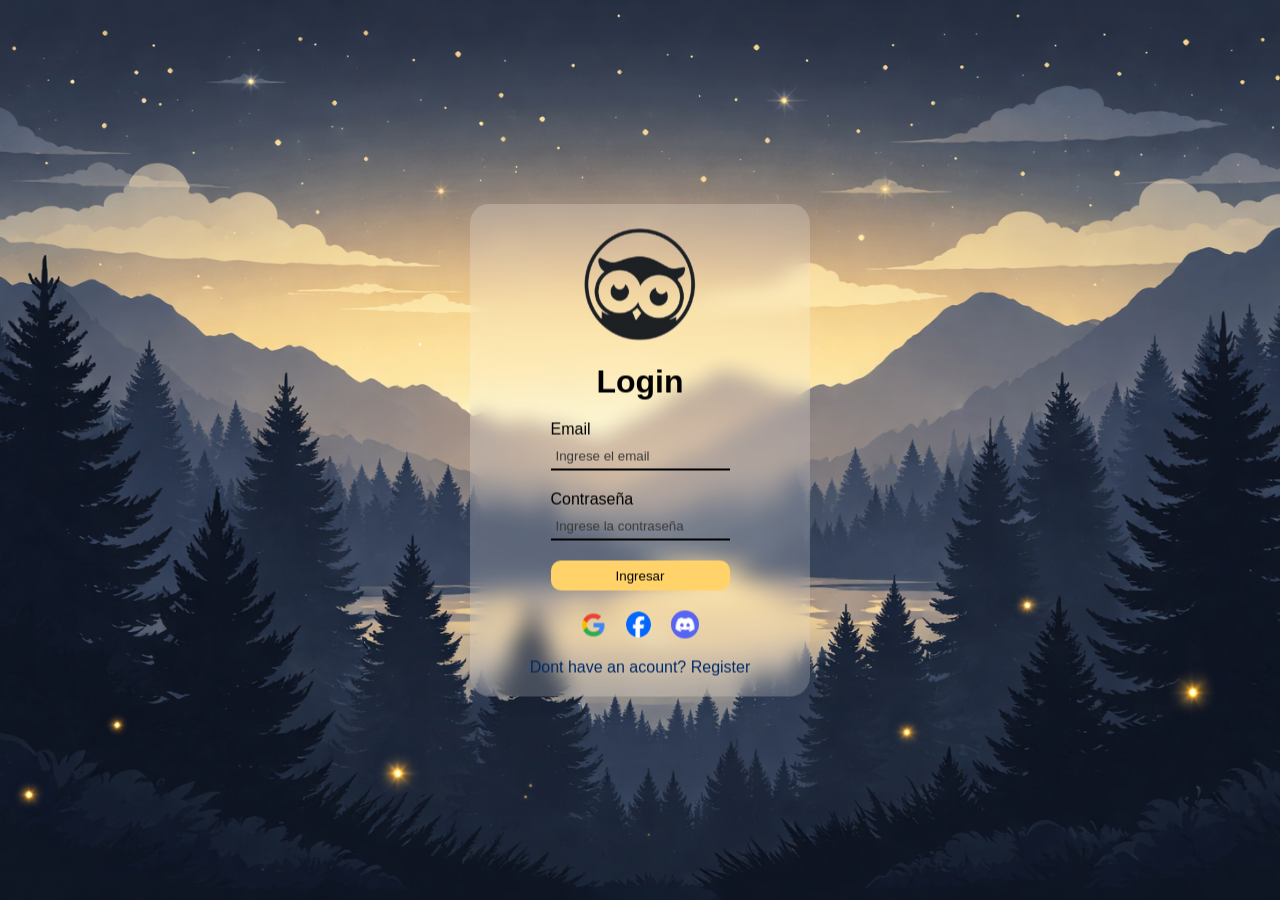
<file: index.html>
<!DOCTYPE html>
<html lang="es">
<head>
    <meta charset="UTF-8">
    <meta name="viewport" content="width=device-width, initial-scale=1.0">
    <title>Log in | LMS</title>
    
    <!--FONTS-->
    <link rel="preconnect" href="https://fonts.googleapis.com">
    <link rel="preconnect" href="https://fonts.gstatic.com" crossorigin>
    <link href="https://fonts.googleapis.com/css2?family=Climate+Crisis:YEAR@1979&display=swap" rel="stylesheet">
    <!--ICONS-->
    <link rel="stylesheet" href="https://cdnjs.cloudflare.com/ajax/libs/font-awesome/6.5.1/css/all.min.css">
    <!--ESTILOS-->
    <link rel="stylesheet" href="./css/vars.css">
    <link rel="stylesheet" href="./css/main.css">
    <link rel="stylesheet" href="./css/pagesCSS/index.css">
    <!--FAVICON-->
    <link rel="icon" href="media/favicon_io/favicon.ico">
    <link rel="icon" type="image/png" sizes="32x32" href="media/favicon_io/favicon-32x32.png">
    <link rel="icon" type="image/png" sizes="16x16" href="media/favicon_io/favicon-16x16.png">
    <link rel="apple-touch-icon" sizes="180x180" href="media/favicon_io/apple-touch-icon.png">
    <link rel="manifest" href="media/favicon_io/site.webmanifest">
<body>
    <div id="msgError" class="mensajError">
        <i class="fa-solid fa-circle-exclamation"></i>
        <div>
            <h2>No se encontro</h2>
            <p>intentelo de nuevo</p>
        </div>
    </div>
    <form id="loginForm" class="loginForm">
        <img src="./media/logo.png" alt="">
        <h1>Login</h1>
        <div class="form-group">
            <label for="email">Email</label>
            <input id="email" name="email" type="text" placeholder="Ingrese el email">
        </div>
        <div class="form-group">
            <label for="password">Contraseña</label>
            <input id="password" name="password" type="password" placeholder="Ingrese la contraseña">
        </div>
        <button type="submit">Ingresar</button>
        <div class="loginOpts">
            <img src="./media/googleLogo.png" alt="">
            <img src="./media/facebookLogo.png" alt="">
            <img src="./media/discordLogo.jpg" alt="">
        </div>
        <a href="">Dont have an acount? Register</a>
    </form>
</body>
<script type="module" src="./utils/index.js"></script>
</html>
</file>
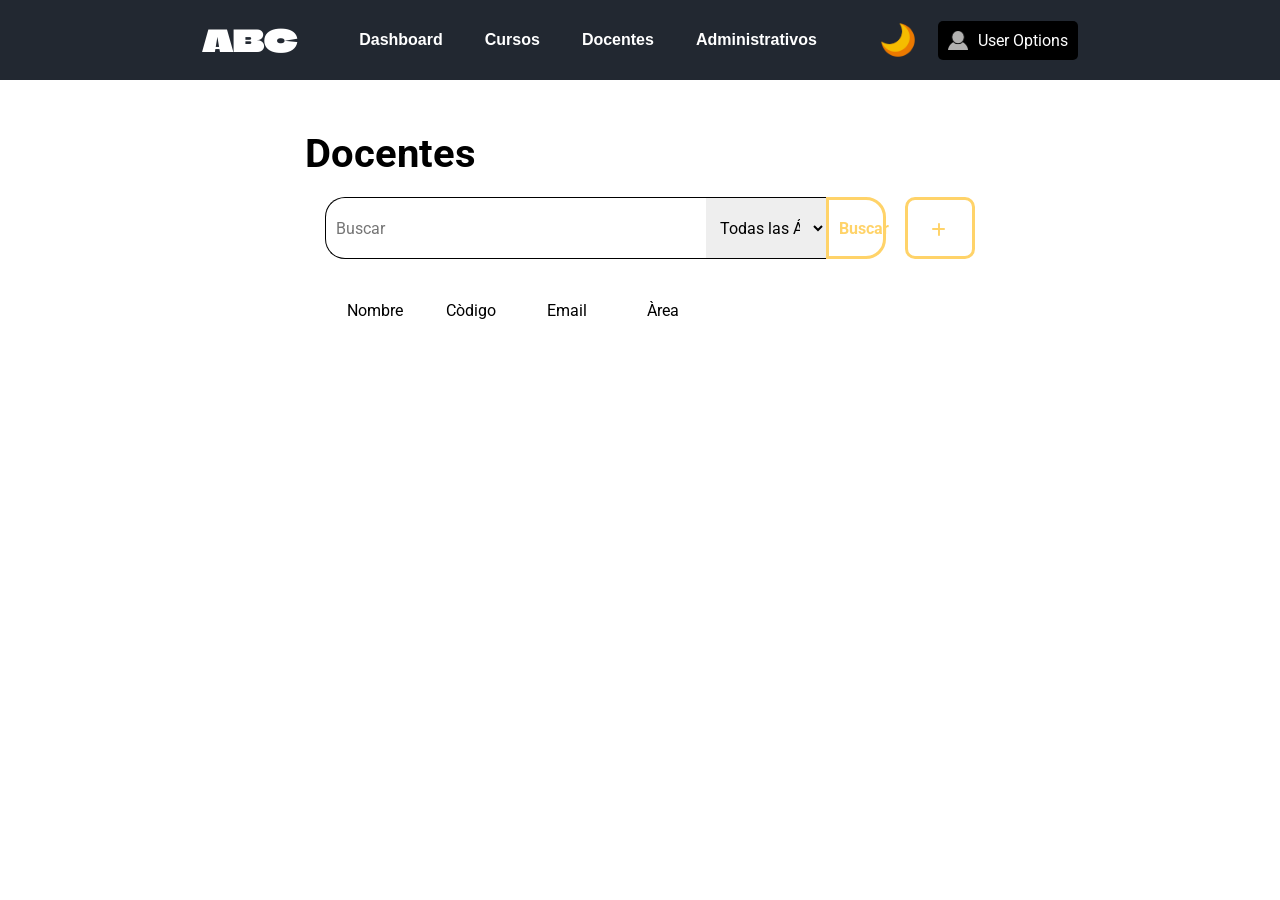
<file: pages/administradores.html>
<!DOCTYPE html>
<html lang="es">
<head>
    <meta charset="UTF-8">
    <meta name="viewport" content="width=device-width, initial-scale=1.0">
    <title>Administradores | LMS</title>
    <!--FONTS-->
    <link rel="preconnect" href="https://fonts.googleapis.com">
    <link rel="preconnect" href="https://fonts.gstatic.com" crossorigin>
    <link href="https://fonts.googleapis.com/css2?family=Roboto:ital,wght@0,100..900;1,100..900&display=swap" rel="stylesheet">
    <link rel="preconnect" href="https://fonts.googleapis.com">
    <link rel="preconnect" href="https://fonts.gstatic.com" crossorigin>
    <link href="https://fonts.googleapis.com/css2?family=Climate+Crisis:YEAR@1979&display=swap" rel="stylesheet">
    <!--ICONS-->
    <link rel="stylesheet" href="https://cdnjs.cloudflare.com/ajax/libs/font-awesome/6.5.1/css/all.min.css">
    <!--ESTILOS-->
    <link rel="stylesheet" href="../css/vars.css">
    <link rel="stylesheet" href="../css/main.css">
    <link rel="stylesheet" href="../css/pagesCSS/docentes.css">
</head>
<body>
    <nav>
        <div class="logoDiv">
            <p class="logo">ABC</p>
            <div class="DesplegableMenu">
                <a href="./dashBoard.html">Dashboard</a>
                <a href="./cursos.html">Cursos</a>
                <a href="./docentes.html">Docentes</a>
                <a href="./administradores.html">Administrativos</a>
            </div>
        </div>
        <div class="navMenu">
            <a href="./dashBoard.html">Dashboard</a>
            <a href="./cursos.html">Cursos</a>
            <a href="./docentes.html">Docentes</a>
            <a href="./administradores.html">Administrativos</a>
        </div>
        <div class="profileDiv">
            <button id="themeBtn" class="themeBtn">
                <img src="../media/moon.png" alt="">
            </button>
            <div class="profilePanel">
                <div class="btnProfile">
                    <img src="../media/profilePlaceholder.png" alt="">
                    <div class="userName">User Options</div>
                </div>
                <div class="opts">
                    <a href="./profile.html"><i class="fa-solid fa-user"></i> Profile</a>
                    <a href="#"><i class="fa-solid fa-gear"></i> Settings</a>
                    <a href="../index.html"><i class="fa-solid fa-arrow-right-from-bracket"></i> Logout</a>
                </div>
            </div>
        </div>
    </nav>
    <main>
        <header>
            <h1 class="pageTitle">Docentes</h1>
        </header>
        <div class="searchAddDiv">
            <form id="searchForm">
                <input type="text" name="" id="searchInput" placeholder="Buscar">
                <select name="" id="searchSelect">
                    <option value="">Todas las Áreas</option>
                </select>
                <button id="searchBtn">Buscar</button>
            </form>
            <button class="btn addBtn" id="addBtn"><i class="fa-solid fa-plus"></i>
            <span>Nuevo docente</span></button>
        </div>
        
        <div id="tableDiv">
            <div class="tableHeaderDiv">
                <div>Nombre</div>
                <div>Còdigo</div>
                <div>Email</div>
                <div>Àrea</div>
                <div></div>
            </div>
        </div>
    </main>
    <div id="overlay" class="hidden hide-scrollbar">
        <div id="bigProfesorDiv" class="hidden">
            <form class="persInfo" id="persInfoForm">
            <div class="persInfoDiv">
                <div class="profesorProfile">
                <img class="profesorInfoImg" id="persInfoImg" src="../media/profilePlaceholder.png" alt="">
                <div>
                    <input id="persInfoName" class="dd inputTextStyle" placeholder="Nombres" oninput="this.style.width = (this.value.length + 1) + 'ch'" maxlength="23" minlength="5" disabled>
                    <input id="persInfoLastName" class="dd hidden inputFormStyle inputTextStyle " placeholder="Apellidos" oninput="this.style.width = (this.value.length + 1) + 'ch'" maxlength="23" minlength="5" value="algo">
                </div>
                </div>
                <hr>
                    <div>
                        <div class="dt">Nº Documento</div>
                        <input id="persInfoDocument"class="dd" disabled placeholder="Número de documento" name="document" oninput="this.value = this.value.replace(/[^0-9]/g, '')">
                    </div>
                    <div>
                        <div class="dt">Correo Electrónico</div>
                        <input id="persInfoEmail"class="dd" disabled placeholder="Correo Electrónico" name="email" type="email">
                    </div>
                    <div>
                        <div class="dt">ID</div>
                        <input id="persInfoId"class="dd" disabled value="hay un error" name="ID"oninput="this.value = this.value.replace(/[^0-9]/g, '')">
                    </div>
                </form>
            </div>
            <hr>
            <div class="otherDiv">
                <form action="" id="editProfesorForm">
                    <div class="dt">Área académica</div>
                    <select name="area" id="nivelAccesoSelect" class="dd"></select>
                    <div class="dt">Área académica</div>
                    <select name="area" id="sedeSelect" class="dd"></select>
                    <div class="dt">Área académica</div>
                    <select name="area" id="jornadaSelect" class="dd"></select>
                    </div>
                    <button class="btn submitProfesor">Guardar Cambios</button>
                </form>
            </div>
        </div>
        <div class="popupMessage hidden" id="popup">
            <div id="popupText">ola!!!</div>
            <button class="btn okButton" id="notBtn">Cancelar</button>
            <button class="btn okButton" id="okBtn">Ok</button>
        </div>
    </div>
</body>
<script src="../utils/administradores.js" type="module"></script>
</html>
</file>
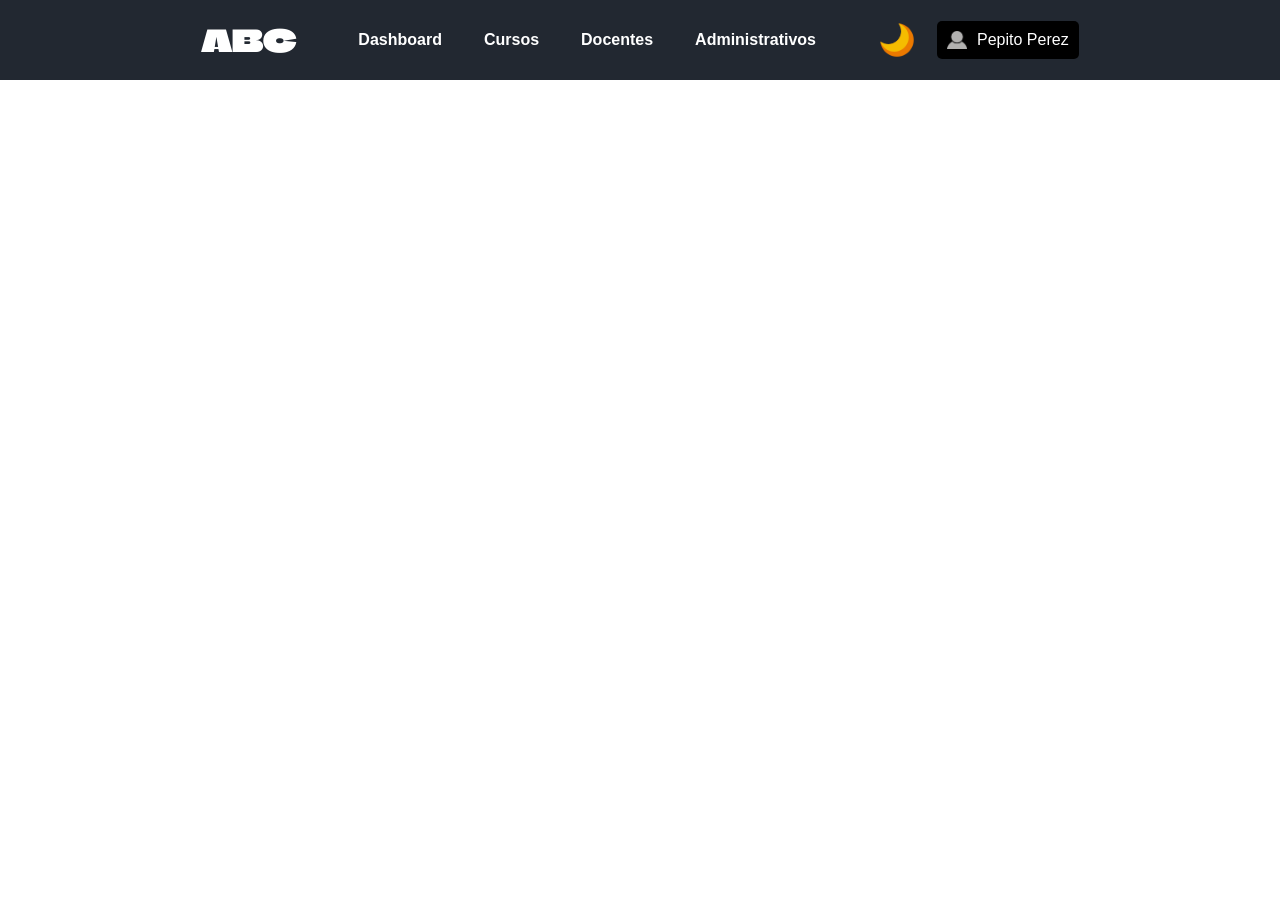
<file: pages/dashBoard.html>
<!DOCTYPE html>
<html lang="es">
<head>
    <meta charset="UTF-8">
    <meta name="viewport" content="width=device-width, initial-scale=1.0">
    <title>Dashboard | LMS</title>

    <!--FONTS-->
    <link rel="preconnect" href="https://fonts.googleapis.com">
    <link rel="preconnect" href="https://fonts.gstatic.com" crossorigin>
    <link href="https://fonts.googleapis.com/css2?family=Climate+Crisis:YEAR@1979&display=swap" rel="stylesheet">
    <!--ICONS-->
    <link rel="stylesheet" href="https://cdnjs.cloudflare.com/ajax/libs/font-awesome/6.5.1/css/all.min.css">
    <!-- ESTILOS -->
    <link rel="stylesheet" href="../css/vars.css">
    <link rel="stylesheet" href="../css/main.css">
    <link rel="stylesheet" href="../css/pagesCSS/dashBoard.css">
    <!--FAVICON-->
    <link rel="icon" href="../media/favicon_io/favicon.ico">
    <link rel="icon" type="image/png" sizes="32x32" href="../media/favicon_io/favicon-32x32.png">
    <link rel="icon" type="image/png" sizes="16x16" href="../media/favicon_io/favicon-16x16.png">
    <link rel="apple-touch-icon" sizes="180x180" href="../media/favicon_io/apple-touch-icon.png">
    <link rel="manifest" href="../media/favicon_io/site.webmanifest">
</head>
<body>
    <nav>
        <div class="logoDiv">
            <p class="logo">ABC</p>
            <div class="DesplegableMenu">
                <a href="./dashBoard.html">Dashboard</a>
                <a href="./cursos.html">Cursos</a>
                <a href="./docentes.html">Docentes</a>
                <a href="./administradores.html">Administrativos</a>
            </div>
        </div>
        <div class="navMenu">
            <a href="./dashBoard.html">Dashboard</a>
            <a href="./cursos.html">Cursos</a>
            <a href="./docentes.html">Docentes</a>
            <a href="./administradores.html">Administrativos</a>
        </div>
        <div class="profileDiv">
            <button id="themeBtn" class="themeBtn">
                <img src="../media/moon.png" alt="">
            </button>
            <div class="profilePanel">
                <div class="btnProfile">
                    <img src="../media/profilePlaceholder.png" alt="">
                    <div class="userName">Pepito Perez</div>
                </div>
                <div class="opts">
                    <a href="./profile.html"><i class="fa-solid fa-user"></i> Profile</a>
                    <a href="#"><i class="fa-solid fa-gear"></i> Settings</a>
                    <a href="../index.html"><i class="fa-solid fa-arrow-right-from-bracket"></i> Logout</a>
                </div>
            </div>
        </div>
    </nav>
    <main id="main">
    </main>
</body>
<script type="module" src="../utils/dashBoard.js"></script>
</html>
</file>
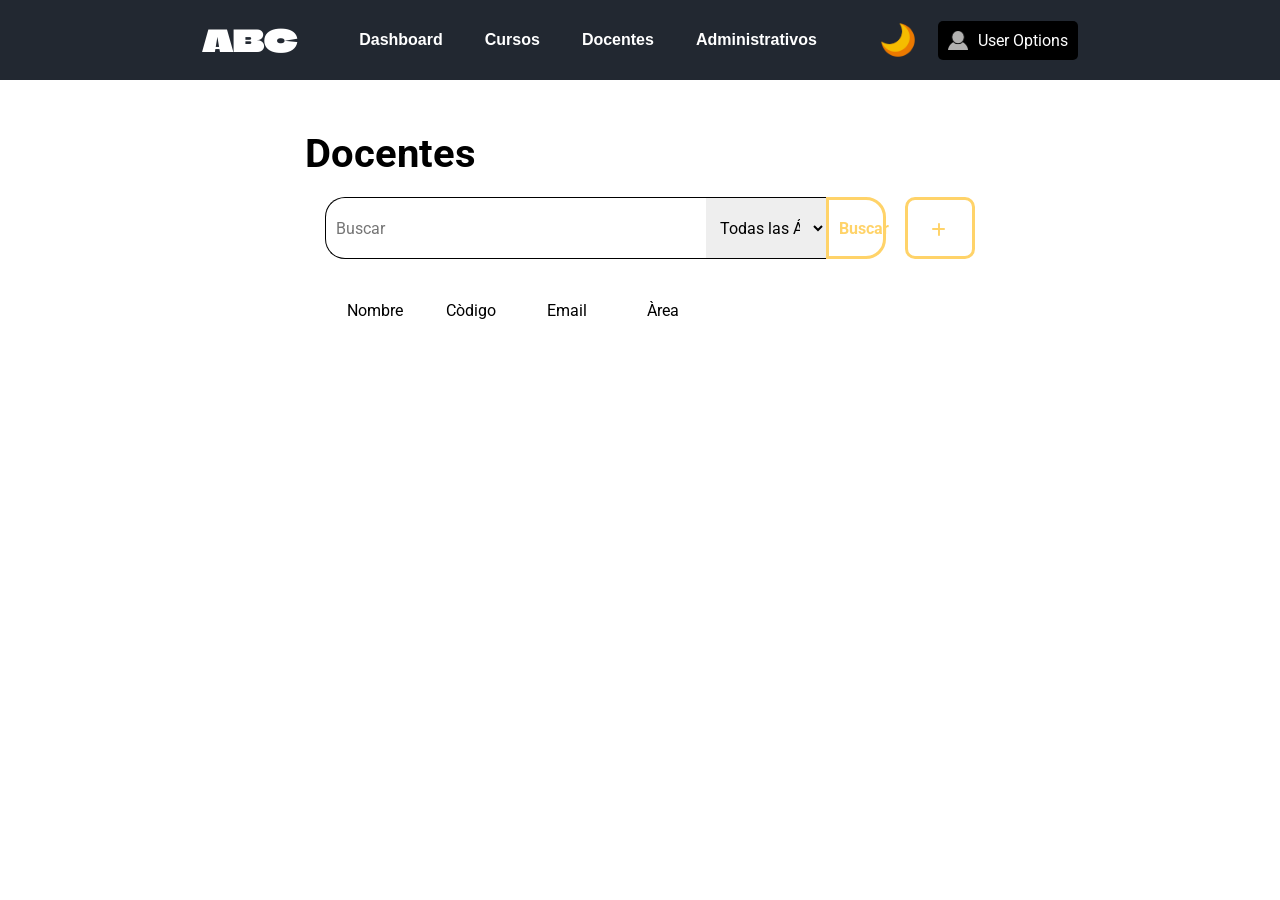
<file: pages/docentes.html>
<!DOCTYPE html>
<html lang="es">
<head>
    <meta charset="UTF-8">
    <meta name="viewport" content="width=device-width, initial-scale=1.0">
    <title>Docentes | LMS</title>
    <!--FONTS-->
    <link rel="preconnect" href="https://fonts.googleapis.com">
    <link rel="preconnect" href="https://fonts.gstatic.com" crossorigin>
    <link href="https://fonts.googleapis.com/css2?family=Roboto:ital,wght@0,100..900;1,100..900&display=swap" rel="stylesheet">
    <link rel="preconnect" href="https://fonts.googleapis.com">
    <link rel="preconnect" href="https://fonts.gstatic.com" crossorigin>
    <link href="https://fonts.googleapis.com/css2?family=Climate+Crisis:YEAR@1979&display=swap" rel="stylesheet">
    <!--ICONS-->
    <link rel="stylesheet" href="https://cdnjs.cloudflare.com/ajax/libs/font-awesome/6.5.1/css/all.min.css">
    <!--ESTILOS-->
    <link rel="stylesheet" href="../css/vars.css">
    <link rel="stylesheet" href="../css/main.css">
    <link rel="stylesheet" href="../css/pagesCSS/docentes.css">
</head>
<body>
    <nav>
        <div class="logoDiv">
            <p class="logo">ABC</p>
            <div class="DesplegableMenu">
                <a href="./dashBoard.html">Dashboard</a>
                <a href="./cursos.html">Cursos</a>
                <a href="./docentes.html">Docentes</a>
                <a href="./administradores.html">Administrativos</a>
            </div>
        </div>
        <div class="navMenu">
            <a href="./dashBoard.html">Dashboard</a>
            <a href="./cursos.html">Cursos</a>
            <a href="./docentes.html">Docentes</a>
            <a href="./administradores.html">Administrativos</a>
        </div>
        <div class="profileDiv">
            <button id="themeBtn" class="themeBtn">
                <img src="../media/moon.png" alt="">
            </button>
            <div class="profilePanel">
                <div class="btnProfile">
                    <img src="../media/profilePlaceholder.png" alt="">
                    <div class="userName">User Options</div>
                </div>
                <div class="opts">
                    <a href="./profile.html"><i class="fa-solid fa-user"></i> Profile</a>
                    <a href="#"><i class="fa-solid fa-gear"></i> Settings</a>
                    <a href="../index.html"><i class="fa-solid fa-arrow-right-from-bracket"></i> Logout</a>
                </div>
            </div>
        </div>
    </nav>
    <main>
        <header>
            <h1 class="pageTitle">Docentes</h1>
        </header>
        <div class="searchAddDiv">
            <form id="searchForm">
                <input type="text" name="" id="searchInput" placeholder="Buscar">
                <select name="" id="searchSelect">
                    <option value="">Todas las Áreas</option>
                </select>
                <button id="searchBtn">Buscar</button>
            </form>
            <button class="btn addBtn" id="addBtn"><i class="fa-solid fa-plus"></i>
            <span>Nuevo docente</span></button>
        </div>
        
        <div id="tableDiv">
            <div class="tableHeaderDiv">
                <div>Nombre</div>
                <div>Còdigo</div>
                <div>Email</div>
                <div>Àrea</div>
                <div></div>
            </div>
        </div>
    </main>
    <div id="overlay" class="hidden hide-scrollbar">
        <div id="bigProfesorDiv" class="hidden">
            <form class="persInfo" id="persInfoForm">
            <div class="persInfoDiv">
                <div class="profesorProfile">
                <img class="profesorInfoImg" id="persInfoImg" src="../media/profilePlaceholder.png" alt="">
                <div>
                    <input id="persInfoName" class="dd inputTextStyle" placeholder="Nombres" oninput="this.style.width = (this.value.length + 1) + 'ch'" maxlength="23" minlength="5" disabled>
                    <input id="persInfoLastName" class="dd hidden inputFormStyle inputTextStyle " placeholder="Apellidos" oninput="this.style.width = (this.value.length + 1) + 'ch'" maxlength="23" minlength="5" value="algo">
                </div>
                </div>
                <hr>
                    <div>
                        <div class="dt">Nº Documento</div>
                        <input id="persInfoDocument"class="dd" disabled placeholder="Número de documento" name="document" oninput="this.value = this.value.replace(/[^0-9]/g, '')">
                    </div>
                    <div>
                        <div class="dt">Correo Electrónico</div>
                        <input id="persInfoEmail"class="dd" disabled placeholder="Correo Electrónico" name="email" type="email">
                    </div>
                    <div>
                        <div class="dt">ID</div>
                        <input id="persInfoId"class="dd" disabled value="hay un error" name="ID"oninput="this.value = this.value.replace(/[^0-9]/g, '')">
                    </div>
                </form>
            </div>
            <hr>
            <div class="otherDiv">
                <form action="" id="editProfesorForm">
                    <div class="dt">Área académica</div>
                    <select name="area" id="areaAcademicaSelect" class="dd"></select>

                    <div class="dt">Cursos</div>
                    <div id="coursesDiv">
                    </div>
                    <button class="btn submitProfesor">Guardar Cambios</button>
                </form>
            </div>
        </div>
        <div class="popupMessage hidden" id="popup">
            <div id="popupText">ola!!!</div>
            <button class="btn okButton" id="notBtn">Cancelar</button>
            <button class="btn okButton" id="okBtn">Ok</button>
        </div>
    </div>
</body>
<script src="../utils/docentes.js" type="module"></script>
</html>
</file>
<file: css/vars.css>
:root{
    --bgBody: #ffffff;
    --pColor: #3D3D3D;
    --bgCursoDiv: #EEEEEE;
    --bgCard: #EEEEEE;

    --moduloDiv: #dfdede;
    --spanColor1: #2446b6;

    --bgBtnCrearCurso: #000000;
    --pColorBtnCrearCurso: #ffffff;

    --bgForm: #ffffff;
    --bgInputForm: #EEEEEE;
    --colorTextInput: #000000;

    --bgBtnCrear: #393E46;
    --colorBtnCrear: #EEEEEE;

    --bgBanner1: #222831;
    --bgBanner2: #393E46;

    --bgInputPerfil: #ffffff;
}

.dark{
    --colorNav: #ffffff;

    --bgBody: #393E46;
    --textColor: #EEEEEE;

    --pColor: #acacac;
    --bgCard: #222831;

    --moduloDiv: #49505A;
    --spanColor1: #9DAFEC;

    --bgBtnCrearCurso: #EEEEEE;
    --pColorBtnCrearCurso: #222831;

    --bgForm: #222831;
    --bgInputForm: #49505A;
    --colorTextInput: #ffffff;

    --bgBtnCrear: #393E46;
    --colorBtnCrear: #EEEEEE;

    --bgBanner1: #032044;
    --bgBanner2: #053570;

    --bgInputPerfil: #49505A;
}
</file>
<file: css/main.css>
*{
    margin: 0;
    padding: 0;
    font-family: "Roboto", sans-serif;
}

html {
    font-size: 16px;
    height: 100%;
    scroll-behavior: smooth;
}

body {
    display: flex;
    flex-direction: column;
    align-items: center;
    
    background-color: var(--bgBody);
    color: var(--textColor);

    min-height: 100vh;
}

main{
    background-color: var(--bgBody);
    width: auto;
    display: flex;
    flex-direction: column;
    justify-self: center;
    margin:50px;
    justify-content: center;
}

.btn {
    width: 100px;
    height: 40px;
    border-radius: 10px;
    border: 3px solid;
    transition: ease 0.2s;
    cursor: pointer;
    font-size: 16px;
}

.pageTitle{
    font-size: 40px;
    margin-bottom: 20px;
    justify-self: center;
}

nav{
    display: flex;
    justify-content: center;
    align-items: center;
    gap: 50px;

    width: 100%;
    height: 80px;

    background-color: #222831;
    color: white;
    
    box-sizing: border-box;
}

nav .logo{
    font-family: "Climate Crisis", sans-serif;
    font-size:  30px;
    background-image: white;
    background-clip: text;
    color: white;
    margin: 0;
}

nav a{
    text-decoration: none;
    color: white;
    font-family: "arial", sans-serif;
    font-weight: bold;
    padding: 10px;
    border-radius: 10px;
    transition: ease 0.1s;
    border: 1px solid transparent;

}
nav a:hover{
    color:black;
    background-color: white;
    transform: translateY(-3px);
}
nav a:active{
    color: white;
    border:1px solid white;
    background-color: black;
    transform: translateY(0);
}

.navMenu{
    display: flex;
    justify-content: space-evenly;
    gap: 20px;
}

/*------------------------------*/

.profileDiv{
    display: flex;
    justify-content: center;
    gap: 20px;

    align-self: flex-start;
    margin-top: 20px;
}


/* Theme button */

.themeBtn{
    width: 40px;
    height: 40px;

    align-self: start;

    background-color: transparent;
    border: none;
    border-radius: 10px;
}

.themeBtn img{
    width: 40px;
    height: 40px;
}


/* Profile panel */

.profilePanel{
    display: flex;
    flex-direction: column;
    justify-content: center;
    align-items: center;

    align-self: center;
}

.profilePanel img{
    width: 20px;
}


/* Profile button */

.btnProfile{
    display: flex;

    justify-self: center;
    align-self: center;

    height: 100%;
    gap: 10px;
    padding: 10px;

    background-color: black;
    border-radius: 5px;
}


/* Profile options */

.profilePanel .opts{
    display: none;
    flex-direction: column;

    width: 86%;
    padding: 10px;

    font-size: 12px;
    background-color: black;

    z-index: 1000;
}

.profilePanel:hover .opts{
    display: flex;
}


/*CLASES IMPORTENTES*/

.invi{
    opacity: 0;
    pointer-events: none;
}
.hidden{
    opacity: 0;
    pointer-events: none;
    display: none;
}

@media(max-width: 900px){
    .userName, .profileDiv i{
        display: none;
    }
}

#overlay {
    position: fixed;
    inset: 0;
    background: rgba(0, 0, 0, 0.5);
    z-index: 1000;
    overflow-y: auto;
    display: flex;
    justify-content: center;
    align-items: center;
}

.DesplegableMenu{
    display: none;
}

/*responsividad del la nav bar*/

@media (max-width: 780px) {
    nav{
        justify-content: end;
    }

    .profileDiv{margin-right: 60px;}

    .navMenu{display: none;}

    .logoDiv{
        position: absolute;
        top: 20px;
        left: 40px;
    }

    .DesplegableMenu{

        display: none;

        justify-content: center;
        align-items: start;
        flex-direction: column;
        gap: 10px;

        padding: 10px;
        padding-left: 0;
        top:70px;
        left: 0;

        background-color: #222831;
        box-shadow: -40px 0 0 0 #222831;
        border-radius: 0 0 20px 0;

    }

    .logoDiv:hover .DesplegableMenu{
        display: flex;
    }
}
</file>
<file: css/pagesCSS/index.css>
body{
    background-image: url("../../media/bgLoginPage.png");
    background-size: cover;
    background-position: center;
    background-repeat: no-repeat;
    background-attachment: fixed;
}

.loginForm{
    position: fixed;

    width: 300px;
    height: auto;

    top: 50%;
    left: 50%;
    transform: translate(-50%,-50%);

    display: flex;
    flex-direction: column;
    justify-content: center;
    align-items: center;
    gap: 20px;

    padding: 20px;

    border-radius: 20px;
    background: rgba(255, 255, 255, 0.199);
    backdrop-filter: blur(10px);
}

.loginForm .form-group{
    display: flex;
    flex-direction: column;
    gap: 5px;
}

input{
    border: none;
    border-bottom: 2px solid black;
    outline: none;
    padding: 5px;

    background-color: transparent;
    color: #222831;
}

input::placeholder{
    color: rgb(58, 58, 58);
}

button{
    width: 179px;
    height: 30px;
    padding: 5px;
    border: none;
    border-radius: 10px;
    background-color: #FFD369;
}

.loginForm a{
    text-decoration: none;
    color: #002a68;
}

.loginForm img{
    width: 120px;
}

.loginOpts{
    display: flex;
    justify-content: center;
    align-items: center;
    gap: 20px;
}

.loginOpts img{
    cursor: pointer;
    width: 25px;
    border-radius: 100%;
}

.loginForm img:nth-child(3){
    width: 28px;
}

/*mensaje de error*/

.mensajError{
    position: fixed;

    top: 10px;
    right: -300px;

    width: 230px;
    padding: 10px;

    display: flex;
    justify-content: center;
    align-items: center;
    gap: 10px;

    border-radius: 5px;

    background-color: #E53935;

    transition: all ease 1s;
}

.mensajError i{
    font-size: 40px;
}

.aparecer{
    right: 10px;
}
</file>
<file: css/pagesCSS/docentes.css>
.tableHeaderDiv, .profesorDiv{
    display: grid;
    grid-template-columns: 2fr 2fr 2fr 2fr 1fr;
    justify-items: center;
}
.profesorDiv img{
    width: 40px;
    height: 40px;
    border-radius: 10px;
}
.profesorDiv{
    background-color: var(--bgCard);
    box-shadow: 0 4px 8px rgba(0, 0, 0, 0.315);
    align-items: center;
    border-radius: 10px;
    padding: 10px;
}
.tableHeaderDiv div{
    margin-left: 20px;
    margin-right: 20px;
}

#tableDiv{
    display: flex;
    flex-direction: column;
    width: fit-content;
    max-width: 90vw;
    gap: 20px;
    border: 2px solid transparent;
    padding: 20px;
    border-radius: 10px;
}
.profesorName{
    justify-self: left;
    display: flex;
    align-items: center;
    gap: 20px;
}

#editProfesorForm{
    display: flex;
    flex-direction: column;
}
.deleteBtn{
    border-color: red;
    color: red;
    width: 40px;
    border-radius: 100%;
    background-color: var(--bgBody);
}

.editBtn{
    border-color: orange;
    color: orange;
    width: 40px;
    background-color: var(--bgBody);
}

.deleteBtn:hover{
    background-color: red;
    color: var(--colorBtnCrear);
}
.editBtn:hover{
    background-color: orange;
    color: var(--colorBtnCrear);
}
.profesorDivBtns{
    display: flex;
    gap: 10px;
    align-items: center;
}

#searchForm{
    display: flex;
    justify-content: center;
    min-width: 600px;
    width: 80%;
}
#searchForm > *{
    border: 1px solid black;
    font-size: 16px;
    padding: 10px;
}
#searchInput{
    height: 40px;
    width: 60%;
    border-top-left-radius: 20px ;
    border-bottom-left-radius: 20px;
    border-right: none !important;
    cursor: text;

}

#searchBtn{
    border: 3px solid;
    border-top-right-radius: 20px;
    border-bottom-right-radius: 20px;
    width: 10%;
    cursor: pointer;
    background-color: var(--bgBody) ;
    font-weight: bold;
    color: #FFD369;
    border-color: #FFD369;
    box-sizing: border-box;
    transition: ease-in-out 0.2s;
}
#searchBtn:hover, .addBtn:hover{
    color: var(--bgBody);
    background-color: #FFD369;
}
#searchSelect{
    width: 20%;
    border-left: none !important;
    border-right: none !important;
    background-color: var(--bgInputForm);
    color: var(--colorTextInput);

}

#searchSelect option{
    transition: ease 1s;
}
#bigProfesorDiv{
    display: inline-flex;
    width: fit-content;
    gap: 20px;
    background-color: var(--bgForm);
    padding: 20px;
    border-radius: 10px;

}
.persInfoDiv, .otherDiv{
    width: 40vw;
    height: 80vh;
    border-radius: 10px;
    z-index: 1001;
    display: flex;
    align-items: left;
    padding: 20px;
    box-sizing: border-box ;
    flex-direction: column;
    background-color: var(--bgForm);
    position: relative;
}
.profesorInfoImg{
    width: 200px;
    height: 200px;
    border: 4px solid var(--borderColor);
    border-radius: 10px;
}
.hide-scrollbar::-webkit-scrollbar {
    display: none;
}
.persInfo{
    width: 100%;
    display: flex;
    flex-direction: column;
    gap: 20px;
    overflow-y: auto;
    scrollbar-width: thin;
    padding: 10px;
}
.persInfo div{
    display: flex;
    flex-direction: column;
    gap: 10px;
}
.persInfo dt, .dt{
    font-size: 18px;

}
.dd {
    background-color: var(--bgInputForm) !important;
    color: var(--colorTextInput);
    font-size: 16px;
    border: 1px solid var(--borderColor);
}
.persInfoDiv dd, .dd{
    padding: 5px;
    width: 100%;
    border: none;
    background-color: var(--bgInputForm);
    border-radius: 10px;
    color: var(--colorTextInput);
    padding: 10px;
    box-sizing: border-box;
    margin-top: 20px;
    margin-bottom: 30px;
}
#persInfoForm input {
    margin: 0;
}
#persInfoForm{
    width: fit-content ;
}
.persInfoDiv hr{
    width: 100%;
    margin-top: 20px;
    margin-bottom: 20px;
}
.profesorProfile{
    font-size: 24px;
    font-weight: bold;
    display: flex;
    flex-direction: column;
    gap: 20px;
    align-items: center;
    margin-top: 20px;
    margin-bottom: 10px;
}

.cursoDiv{
    display: grid;
    box-shadow: 0 0 10px black;
    grid-template-columns: 2fr 2fr 1fr;
    justify-items: center;
    align-items: center;
    padding: 10px;
    border-radius: 10px;
    background-color: #FFD369;
    color: black;
}
#coursesDiv{
    display: flex;
    gap: 20px;
    flex-direction: column;
    margin-top: 20px;
}
.submitProfesor{
    width: 500px;
    border-color: #FFD369;
    background-color: var(--bgForm);
    color: #FFD369;
    position: absolute;
    bottom: 0;
    left: 0;
    right: 0;
    justify-self: center;
}
.submitProfesor:hover{
    background-color: #FFD369;
    color: var(--bgForm);
}
@media (max-width:1260px) {
    #bigProfesorDiv{
        flex-direction: column;
        margin: 50px auto;
    }
    #overlay{
        overflow-y: auto;
        align-items: flex-start;
    }
    .submitProfesor{
        width: 290px;
    }
}
.cursoCheckbox{
    width: 20px;
    height: 20px;
    border-radius: 10px;
    accent-color: #FFD369;
}
.popupMessage{
    position: fixed;
    inset: 0;
    box-shadow: 0 0 10px var(--bgBody);
    background-color: var(--bgBody);
    width: 500px;
    height: 300px;
    justify-self: center;
    align-self: center;
    z-index: 1002;
    border-radius: 10px;
    padding: 30px;
    box-sizing: border-box;
}
.popupMessage .okButton{
    position: absolute;
    bottom: 10px;
    right: 10px;
    border-color: #FFD369;
    background-color: var(--bgBody);
    color: #FFD369;
    transition: ease 0.2s;
    font-weight: bold;
}
.okButton:hover{
    background-color: #FFD369;
    color: var(--bgBody);
}
#notBtn{
    border-color: red;
    color: red;
    right: 120px;
}
#notBtn:hover{
    background-color: red;
    color: var(--bgBody);
}
.searchAddDiv{
    display: flex;
    width: 100%;
    justify-content: center;
    height: fit-content;
    margin-bottom: 20px;

}
.addBtn{
    color: #FFD369;
    border-color: #FFD369;
    background-color: var(--bgBody);
    height: auto;
    width: 70px;
    transition: width ease-in-out 0.4s;
    padding: 10px;
}
.addBtn span {
    opacity: 0;
    width: 0;
    overflow: hidden;
    white-space: nowrap;
    display: inline-block; 
    transition: opacity 0.4s ease-in-out, width 0.4s ease-in-out;
    transition-delay: 0s;
}

.addBtn:hover span {
    opacity: 1;
    width: 120px;
}
.addBtn:hover{
    display: flex;
    justify-content: center;
    gap: 10px;
    align-items: center;
    width: 200px;
}
.addBtn i{
    transition: ease-in-out 0.4s;
}
.addBtn:hover i{
    animation: rotarmas 0.4s ease-in-out 1;
}
@keyframes rotarmas {
    0%{
        transform: translateX(0px);
    }
    100%{
        transform: translate(0px) rotate(180deg);
    }
}

.inputTextStyle{
    font-size: 24px;
    min-width: 150px;
    background: transparent !important;
    text-align: center;
    font-weight: bold;
    padding-left: 0;
    padding-right: 0;
    width: 100%;
}
.inputFormStyle{
    max-width: 50% !important;
    width: 150px;
}
.profesorProfile div{
    display: flex;
    justify-content: center;
    flex-direction: row;
    width: 100%;
    height: fit-content;
}
.cortarTexto{
    max-width: 180px;
    overflow: hidden;
    white-space: nowrap;
    text-overflow: ellipsis;
}
</file>
<file: css/pagesCSS/dashBoard.css>
main{
    display: flex;
    flex-direction: column;
    justify-content: center;
    align-items: start;
    gap: 20px;
}

.divInfoBasic{
    display: flex;
    flex-wrap: wrap;
    justify-content: center;
    align-items: center;
    gap: 15px;
}

.divInfoBasic p{color: var(--pColor);}

.divInfoBasic .card{
    display: flex;
    flex-direction: column;
    gap: 10px;

    background-color: var(--bgCard);
    padding: 10px;
    border-radius: 10px;
}

.divInfoBasic .card p{
    font-size: 30px;
    font-weight: bold;
    color: var(--spanColor1);
}

table {
    width: 100%;
    border-collapse: collapse;
    font-family: Arial, Helvetica, sans-serif;
    background: var(--bgBody);
    border-radius: 8px;
    overflow: hidden;
    border-collapse: separate;
    border-spacing: 0 10px; /* separa las filas */
}

tr{
    background-color: var(--bgCard);
    color: var(--pColor);
}

table .titulos {
    color: var(--spanColor1);
}

th, td {
    padding: 12px 16px;
    text-align: left;
}

th {
    font-weight: 600;
}

tr th:first-child {
    border-radius: 8px 0 0 8px;
}

tr th:last-child {
    border-radius: 0 8px 8px 0;
}
</file>
